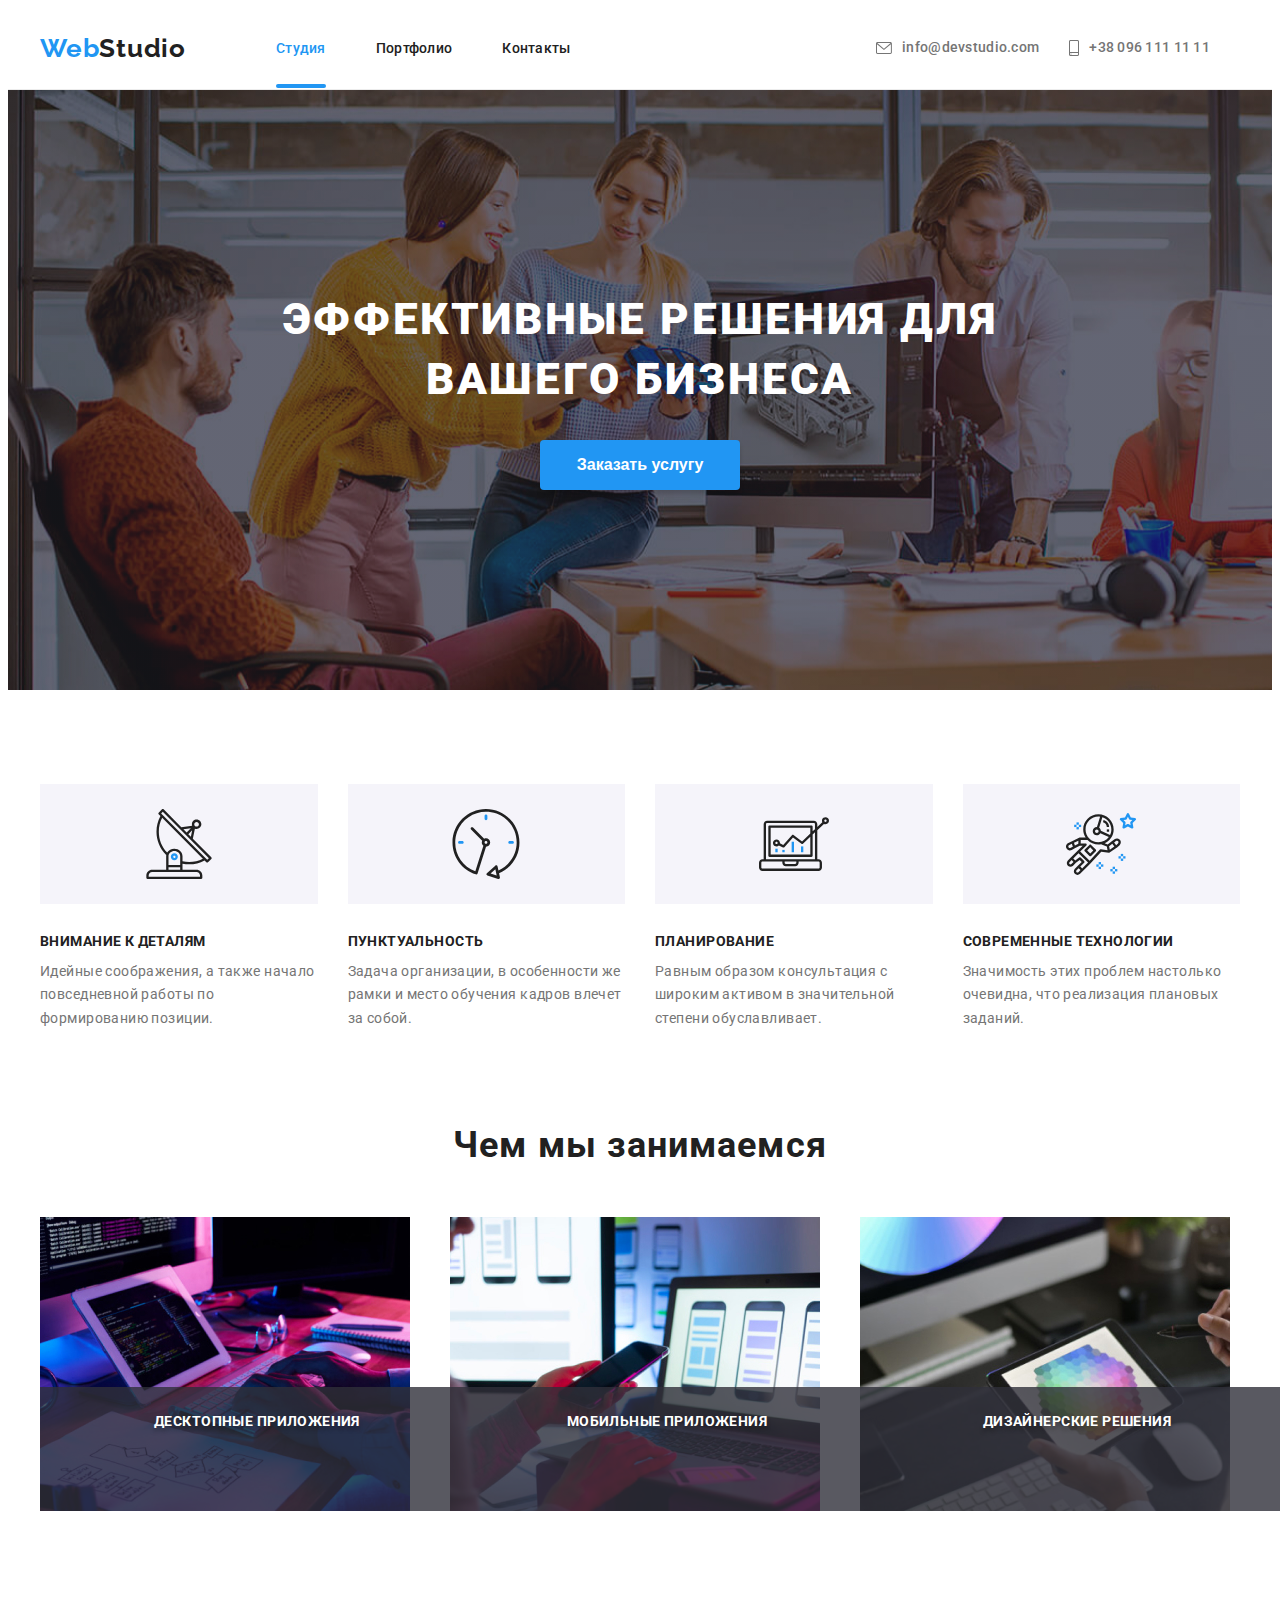
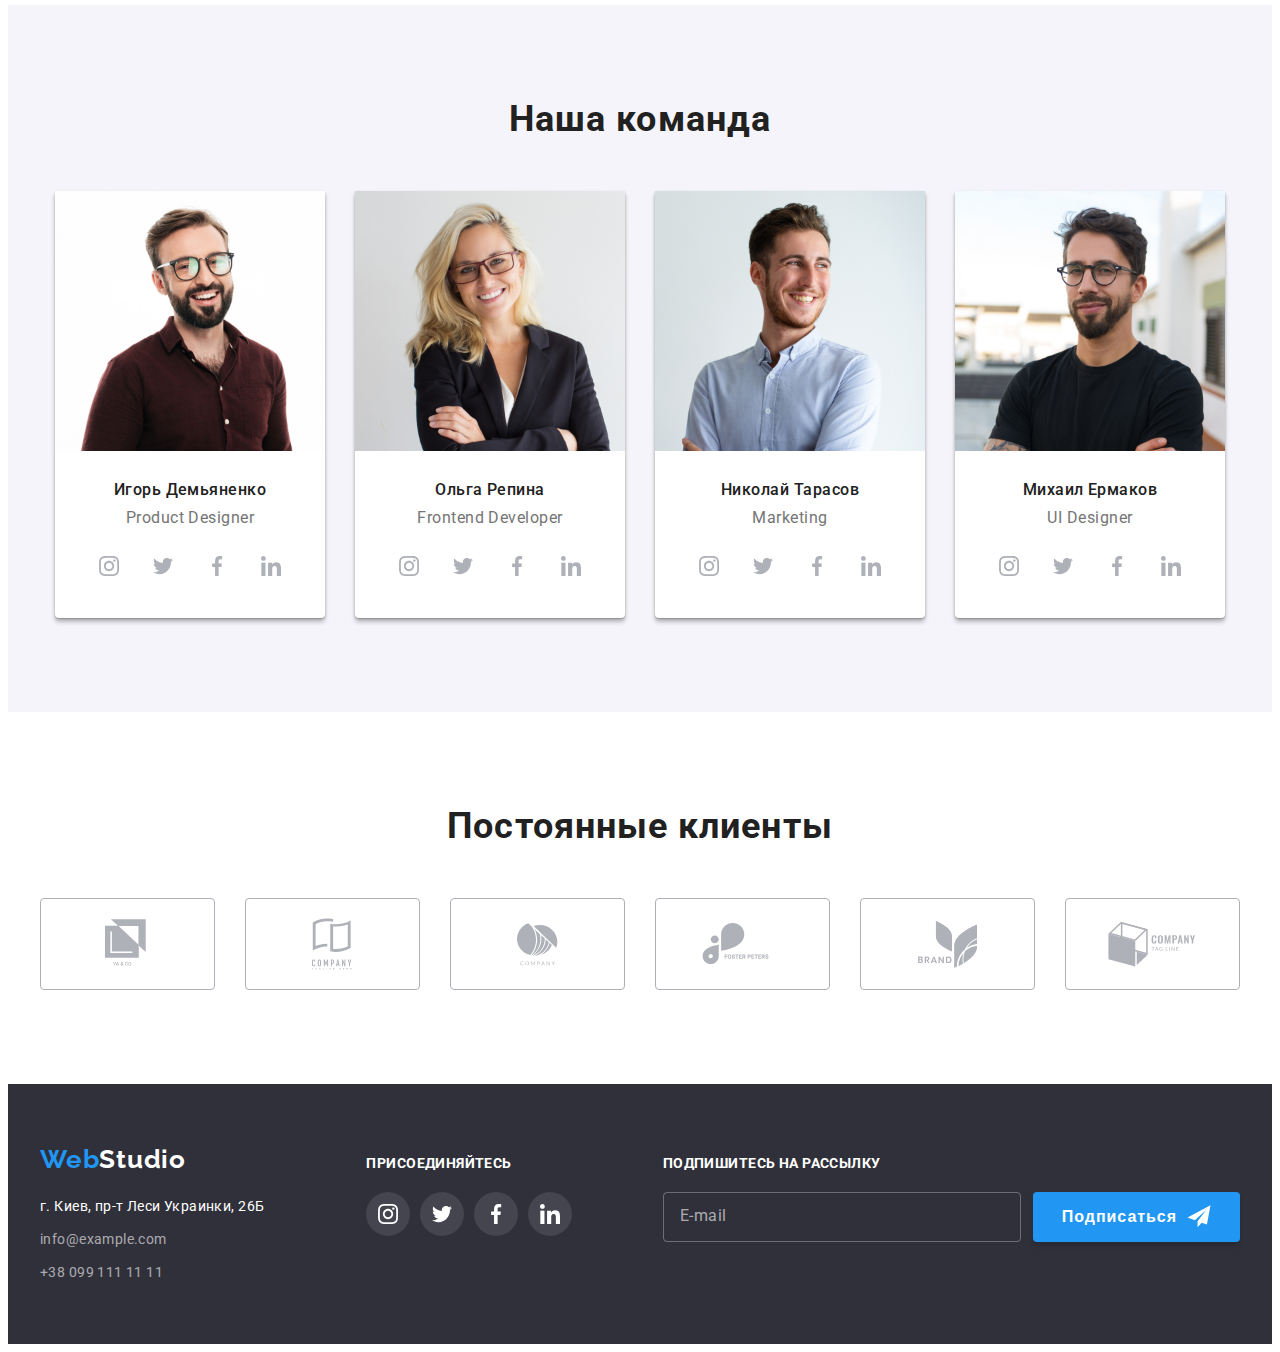
<file: index.html>
<!DOCTYPE html>
<html lang="ru">
  <head>
    <meta charset="UTF-8" />
    <meta http-equiv="X-UA-Compatible" content="IE=edge" />
    <meta name="viewport" content="width=device-width, initial-scale=1.0" />
    <title>Cтудия</title>
    <link rel="preconnect" href="https://fonts.gstatic.com" />
    <link rel="preconnect" href="https://fonts.gstatic.com" />
    <link rel="preconnect" href="https://fonts.gstatic.com" />
    <link
      href="https://fonts.googleapis.com/css2?family=Raleway:wght@700&family=Roboto:wght@400;500;700;900&display=swap"
      rel="stylesheet"
    />

    <link
      rel="stylesheet"
      href="https://cdnjs.cloudflare.com/ajax/libs/modern-normalize/1.0.0/modern-normalize.css"
      integrity="sha512-Zx6MlUMKSVJoQ+83OwhdILe8cSEsCzfqThJd7J/VA2UrK6Ctj85p+xzqfyuNXE5B1k25uUdmJ2OzItbBy9GHAQ=="
      crossorigin="anonymous"
    />
    <link rel="stylesheet" href="./css/styles.css" />
    <link rel="stylesheet" href="./css/main.min.css" />
  </head>
  <body>
    <header class="header">
      <!-- NAVIGATION MENU -->
      <div class="container">
        <nav class="nav">
          <a class="logo logo__theme-light link" href="./index.html" lang="en"
            ><span class="logo__accent-text">Web</span>Studio</a
          >
          <ul class="menu list">
            <li class="menu__item">
              <a class="menu__link link current" href="./index.html">Студия</a>
            </li>

            <li class="menu__item">
              <a class="menu__link link" href="./portfolio.html">Портфолио</a>
            </li>

            <li class="menu__item">
              <a class="menu__link link" href="">Контакты</a>
            </li>
          </ul>
        </nav>

        <ul class="contacts-list list">
          <li class="contacts-list__item">
            <a
              class="contacts-list__link link"
              href="mailto:info@devstudio.com"
            >
              <svg class="contacts-list__icon" width="16" height="12">
                <use href="./img/icons/sprite.svg#icon-envelope"></use>
              </svg>
              info@devstudio.com</a
            >
          </li>

          <li class="contacts-list__item">
            <a class="contacts-list__link link" href="tel:+380961111111">
              <svg class="contacts-list__icon" width="10" height="16">
                <use href="./img/icons/sprite.svg#icon-smartphone"></use>
              </svg>
              +38 096 111 11 11</a
            >
          </li>
        </ul>
      </div>
    </header>

    <main>
      <!-- HERO -->
      <section class="hero">
        <div class="container">
          <h1 class="hero__title">Эффективные решения для вашего бизнеса</h1>
          <button class="modal-button" type="button" data-modal-open>
            <span class="modal-button__text">Заказать услугу</span>
          </button>
        </div>
      </section>

      <!-- FEATURES -->
      <section class="features">
        <div class="container">
          <h2 class="visually-hidden">Особенности</h2>

          <ul class="features-list list">
            <li class="features-list__item">
              <div class="features-list__icon-wrapper">
                <svg class="features-list__icon" width="70" height="70">
                  <use href="./img/icons/sprite.svg#icon-antenna"></use>
                </svg>
              </div>
              <h3 class="features-list__item-title">Внимание к деталям</h3>
              <p class="features-list__item-description">
                Идейные соображения, а также начало повседневной работы по
                формированию позиции.
              </p>
            </li>

            <li class="features-list__item">
              <div class="features-list__icon-wrapper">
                <svg class="features-list__icon" width="70" height="70">
                  <use href="./img/icons/sprite.svg#icon-clock"></use>
                </svg>
              </div>
              <h3 class="features-list__item-title">Пунктуальность</h3>
              <p class="features-list__item-description">
                Задача организации, в особенности же рамки и место обучения
                кадров влечет за собой.
              </p>
            </li>

            <li class="features-list__item">
              <div class="features-list__icon-wrapper">
                <svg class="features-list__icon" width="70" height="70">
                  <use href="./img/icons/sprite.svg#icon-diagram"></use>
                </svg>
              </div>
              <h3 class="features-list__item-title">Планирование</h3>
              <p class="features-list__item-description">
                Равным образом консультация с широким активом в значительной
                степени обуславливает.
              </p>
            </li>

            <li class="features-list__item">
              <div class="features-list__icon-wrapper">
                <svg class="features-list__icon" width="70" height="70">
                  <use href="./img/icons/sprite.svg#icon-astronaut"></use>
                </svg>
              </div>
              <h3 class="features-list__item-title">Современные технологии</h3>
              <p class="features-list__item-description">
                Значимость этих проблем настолько очевидна, что реализация
                плановых заданий.
              </p>
            </li>
          </ul>
        </div>
      </section>

      <!-- WHAT ARE WE DOING -->
      <section class="we-doing">
        <div class="container">
          <h2 class="section__title">Чем мы занимаемся</h2>
          <ul class="we-doing-list list">
            <li class="we-doing-list__item">
              <img
                class="we-doing__img"
                src="./img/our-services/programer.jpg"
                alt="Программист работает за столом"
                width="370"
                height="294"
              />
              <p class="we-doing__overlay">Десктопные приложения</p>
            </li>

            <li class="we-doing-list__item">
              <img
                class="we-doing__img"
                src="./img/our-services/web-ui-designers.jpg"
                alt="Веб-дизайнер создает рабочий интерфейс"
                width="370"
                height="294"
              />
              <p class="we-doing__overlay">Мобильные приложения</p>
            </li>

            <li class="we-doing-list__item">
              <img
                class="we-doing__img"
                src="./img/our-services/creative-artist.jpg"
                alt="Художник выбирает цвет"
                width="370"
                height="294"
              />
              <p class="we-doing__overlay">Дизайнерские решения</p>
            </li>
          </ul>
        </div>
      </section>

      <!-- OUR TEAM -->
      <section class="team">
        <div class="container">
          <h2 class="section__title">Наша команда</h2>
          <ul class="team-list list">
            <li class="team-list__item">
              <img
                class="team-list__img"
                src="./img/team/igor.jpg"
                alt="Дизайнер продукта"
                width="270"
                height="260"
              />
              <div class="team-list__content-wrapper">
                <h3 class="team-list__item-title">Игорь Демьяненко</h3>
                <p class="team-list__item-position" lang="en">
                  Product Designer
                </p>

                <ul class="social-list list">
                  <li class="social-list__item">
                    <a class="social-list__link link" href="#">
                      <svg class="social-list__icon">
                        <use href="./img/icons/sprite.svg#icon-instagram"></use>
                      </svg>
                    </a>
                  </li>
                  <li class="social-list__item">
                    <a class="social-list__link link" href="#">
                      <svg class="social-list__icon">
                        <use href="./img/icons/sprite.svg#icon-twitter"></use>
                      </svg>
                    </a>
                  </li>
                  <li class="social-list__item">
                    <a class="social-list__link link" href="#">
                      <svg class="social-list__icon">
                        <use href="./img/icons/sprite.svg#icon-facebook"></use>
                      </svg>
                    </a>
                  </li>
                  <li class="social-list__item">
                    <a class="social-list__link link" href="#">
                      <svg class="social-list__icon">
                        <use href="./img/icons/sprite.svg#icon-linkedin"></use>
                      </svg>
                    </a>
                  </li>
                </ul>
              </div>
            </li>
            <li class="team-list__item">
              <img
                class="team-list__img"
                src="./img/team/olga.jpg"
                alt="Фронтенд разработчик"
                width="270"
                height="260"
              />
              <div class="team-list__content-wrapper">
                <h3 class="team-list__item-title">Ольга Репина</h3>
                <p class="team-list__item-position" lang="en">
                  Frontend Developer
                </p>

                <ul class="social-list list">
                  <li class="social-list__item">
                    <a class="social-list__link link" href="#">
                      <svg class="social-list__icon">
                        <use href="./img/icons/sprite.svg#icon-instagram"></use>
                      </svg>
                    </a>
                  </li>
                  <li class="social-list__item">
                    <a class="social-list__link link" href="#">
                      <svg class="social-list__icon">
                        <use href="./img/icons/sprite.svg#icon-twitter"></use>
                      </svg>
                    </a>
                  </li>
                  <li class="social-list__item">
                    <a class="social-list__link link" href="#">
                      <svg class="social-list__icon">
                        <use href="./img/icons/sprite.svg#icon-facebook"></use>
                      </svg>
                    </a>
                  </li>
                  <li class="social-list__item">
                    <a class="social-list__link link" href="#">
                      <svg class="social-list__icon">
                        <use href="./img/icons/sprite.svg#icon-linkedin"></use>
                      </svg>
                    </a>
                  </li>
                </ul>
              </div>
            </li>
            <li class="team-list__item">
              <img
                class="team-list__img"
                src="./img/team/nykolai.jpg"
                alt="Маркетолог"
                width="270"
                height="260"
              />
              <div class="team-list__content-wrapper">
                <h3 class="team-list__item-title">Николай Тарасов</h3>
                <p class="team-list__item-position" lang="">Marketing</p>

                <ul class="social-list list">
                  <li class="social-list__item">
                    <a class="social-list__link link" href="#">
                      <svg class="social-list__icon">
                        <use href="./img/icons/sprite.svg#icon-instagram"></use>
                      </svg>
                    </a>
                  </li>
                  <li class="social-list__item">
                    <a class="social-list__link link" href="#">
                      <svg class="social-list__icon">
                        <use href="./img/icons/sprite.svg#icon-twitter"></use>
                      </svg>
                    </a>
                  </li>
                  <li class="social-list__item">
                    <a class="social-list__link link" href="#">
                      <svg class="social-list__icon">
                        <use href="./img/icons/sprite.svg#icon-facebook"></use>
                      </svg>
                    </a>
                  </li>
                  <li class="social-list__item">
                    <a class="social-list__link link" href="#">
                      <svg class="social-list__icon">
                        <use href="./img/icons/sprite.svg#icon-linkedin"></use>
                      </svg>
                    </a>
                  </li>
                </ul>
              </div>
            </li>
            <li class="team-list__item">
              <img
                class="team-list__img"
                src="./img/team/michael.jpg"
                alt="Дизайнер пользовательского интерфейса"
                width="270"
                height="260"
              />
              <div class="team-list__content-wrapper">
                <h3 class="team-list__item-title">Михаил Ермаков</h3>
                <p class="team-list__item-position" lang="en">UI Designer</p>

                <ul class="social-list list">
                  <li class="social-list__item">
                    <a class="social-list__link link" href="#">
                      <svg class="social-list__icon">
                        <use href="./img/icons/sprite.svg#icon-instagram"></use>
                      </svg>
                    </a>
                  </li>
                  <li class="social-list__item">
                    <a class="social-list__link link" href="#">
                      <svg class="social-list__icon">
                        <use href="./img/icons/sprite.svg#icon-twitter"></use>
                      </svg>
                    </a>
                  </li>
                  <li class="social-list__item">
                    <a class="social-list__link link" href="#">
                      <svg class="social-list__icon">
                        <use href="./img/icons/sprite.svg#icon-facebook"></use>
                      </svg>
                    </a>
                  </li>
                  <li class="social-list__item">
                    <a class="social-list__link link" href="#">
                      <svg class="social-list__icon">
                        <use href="./img/icons/sprite.svg#icon-linkedin"></use>
                      </svg>
                    </a>
                  </li>
                </ul>
              </div>
            </li>
          </ul>
        </div>
      </section>

      <!-- CLIENTS -->
      <section class="clients">
        <div class="container">
          <h2 class="section__title">Постоянные клиенты</h2>
          <ul class="clients-list list">
            <li class="clients-list__item">
              <a class="clients-list__link link" href="">
                <svg class="clients-list__icon" width="45" height="50">
                  <use href="./img/icons/sprite.svg#icon-client1"></use>
                </svg>
              </a>
            </li>

            <li class="clients-list__item">
              <a class="clients-list__link link" href="">
                <svg class="clients-list__icon" width="40" height="52">
                  <use href="./img/icons/sprite.svg#icon-client2"></use>
                </svg>
              </a>
            </li>

            <li class="clients-list__item">
              <a class="clients-list__link link" href="">
                <svg class="clients-list__icon" width="41" height="43">
                  <use href="./img/icons/sprite.svg#icon-client3"></use>
                </svg>
              </a>
            </li>

            <li class="clients-list__item">
              <a class="clients-list__link link" href="">
                <svg class="clients-list__icon" width="80" height="42">
                  <use href="./img/icons/sprite.svg#icon-client4"></use>
                </svg>
              </a>
            </li>

            <li class="clients-list__item">
              <a class="clients-list__link link" href="">
                <svg class="clients-list__icon" width="59" height="47">
                  <use href="./img/icons/sprite.svg#icon-client5"></use>
                </svg>
              </a>
            </li>

            <li class="clients-list__item">
              <a class="clients-list__link link" href="">
                <svg class="clients-list__icon" width="88" height="45">
                  <use href="./img/icons/sprite.svg#icon-client6"></use>
                </svg>
              </a>
            </li>
          </ul>
        </div>
      </section>
    </main>

    <footer class="footer">
      <!-- CONTACT info -->
      <div class="container">
        <div class="footer-wrapper">
          <a class="logo logo__theme-dark link" href="./index.html" lang="en"
            ><span class="logo__accent-text">Web</span>Studio</a
          >
          <address class="address">
            <p class="address__info">г. Киев, пр-т Леси Украинки, 26Б</p>
            <ul class="footer-contacts__list list">
              <li class="footer-contacts__item">
                <a
                  class="footer-contacts__link link"
                  href="mailto:info@example.com"
                  lang="en"
                  >info@example.com</a
                >
              </li>
              <li class="footer-contacts__item">
                <a class="footer-contacts__link link" href="tel:+380991111111"
                  >+38 099 111 11 11</a
                >
              </li>
            </ul>
          </address>
        </div>

        <div class="footer-wrapper">
          <p class="footer-social__title">Присоединяйтесь</p>
          <ul class="footer-social__list list">
            <li class="footer-social__item">
              <a class="footer-social__link link" href="#">
                <svg class="footer-social__icon" width="20" height="20">
                  <use href="./img/icons/sprite.svg#icon-instagram"></use>
                </svg>
              </a>
            </li>

            <li class="footer-social__item">
              <a class="footer-social__link link" href="#">
                <svg class="footer-social__icon" width="20" height="20">
                  <use href="./img/icons/sprite.svg#icon-twitter"></use>
                </svg>
              </a>
            </li>

            <li class="footer-social__item">
              <a class="footer-social__link link" href="#">
                <svg class="footer-social__icon" width="20" height="20">
                  <use href="./img/icons/sprite.svg#icon-facebook"></use>
                </svg>
              </a>
            </li>

            <li class="footer-social__item">
              <a class="footer-social__link link" href="#">
                <svg class="footer-social__icon" width="20" height="20">
                  <use href="./img/icons/sprite.svg#icon-linkedin"></use>
                </svg>
              </a>
            </li>
          </ul>
        </div>

        <div class="footer-wrapper">
          <p class="footer-form__title">Подпишитесь на рассылку</p>
          <form name="footer-form" class="footer-form">
            <label>
              <input
                type="email"
                name="email"
                placeholder="E-mail"
                class="footer-form__email-input"
                autocomplete="off"
              />
            </label>
            <button type="submit" class="footer-form__button">
              <span class="footer-form__button-text">Подписаться</span>
              <svg class="footer-form__button-icon" width="24" height="23">
                <use href="./img/icons/sprite.svg#icon-send"></use>
              </svg>
            </button>
          </form>
        </div>
      </div>
    </footer>

    <!-- Модальное окно -->
    <div class="backdrop is-hidden" data-modal>
      <div class="modal">
        <button type="button" class="modal__close-button" data-modal-close>
          <svg class="modal__close-icon" width="" height="">
            <use href="./img/icons/sprite.svg#icon-close-black"></use>
          </svg>
        </button>

        <form action="#" class="modal-form">
          <b class="modal-form__title"
            >Оставьте свои данные, мы вам перезвоним</b
          >
          <label class="modal-form__field"
            >Имя
            <span class="modal-form__input-wrapper">
              <input
                type="text"
                name="user-name"
                class="modal-form__input"
                required
                minlength="3"
              />
              <svg class="modal-form__icon" width="18" height="18">
                <use href="./img/icons/sprite.svg#icon-person"></use>
              </svg>
            </span>
          </label>

          <label class="modal-form__field"
            >Телефон
            <span class="modal-form__input-wrapper">
              <input
                type="tel"
                name="user-phone"
                class="modal-form__input"
                required
              />
              <svg class="modal-form__icon" width="18" height="18">
                <use href="./img/icons/sprite.svg#icon-phone-black"></use>
              </svg>
            </span>
          </label>

          <label class="modal-form__field"
            >Почта
            <span class="modal-form__input-wrapper">
              <input
                type="email"
                name="user-email"
                class="modal-form__input"
                required
              />
              <svg class="modal-form__icon" width="18" height="18">
                <use href="./img/icons/sprite.svg#icon-email-black"></use>
              </svg>
            </span>
          </label>

          <label class="modal-form__field"
            >Комментарий
            <span class="modal-form__message-wrapper">
              <textarea
                name="user-message"
                class="modal-form__message"
                placeholder="Введите текст"
              ></textarea>
            </span>
          </label>

          <input
            type="checkbox"
            id="user-term"
            name="user-term"
            class="checkbox__term visually-hidden"
          />
          <label for="user-term" class="modal-check-desc"
            >Соглашаюсь с рассылкой и принимаю&nbsp;
            <a class="modal-check-desc__term-link" href="#"
              >Условия договора</a
            ></label
          >

          <button type="submit" class="modal-form__btn">Отправить</button>
        </form>
      </div>
    </div>

    <script src="./js/modal.js"></script>
  </body>
</html>
</file>
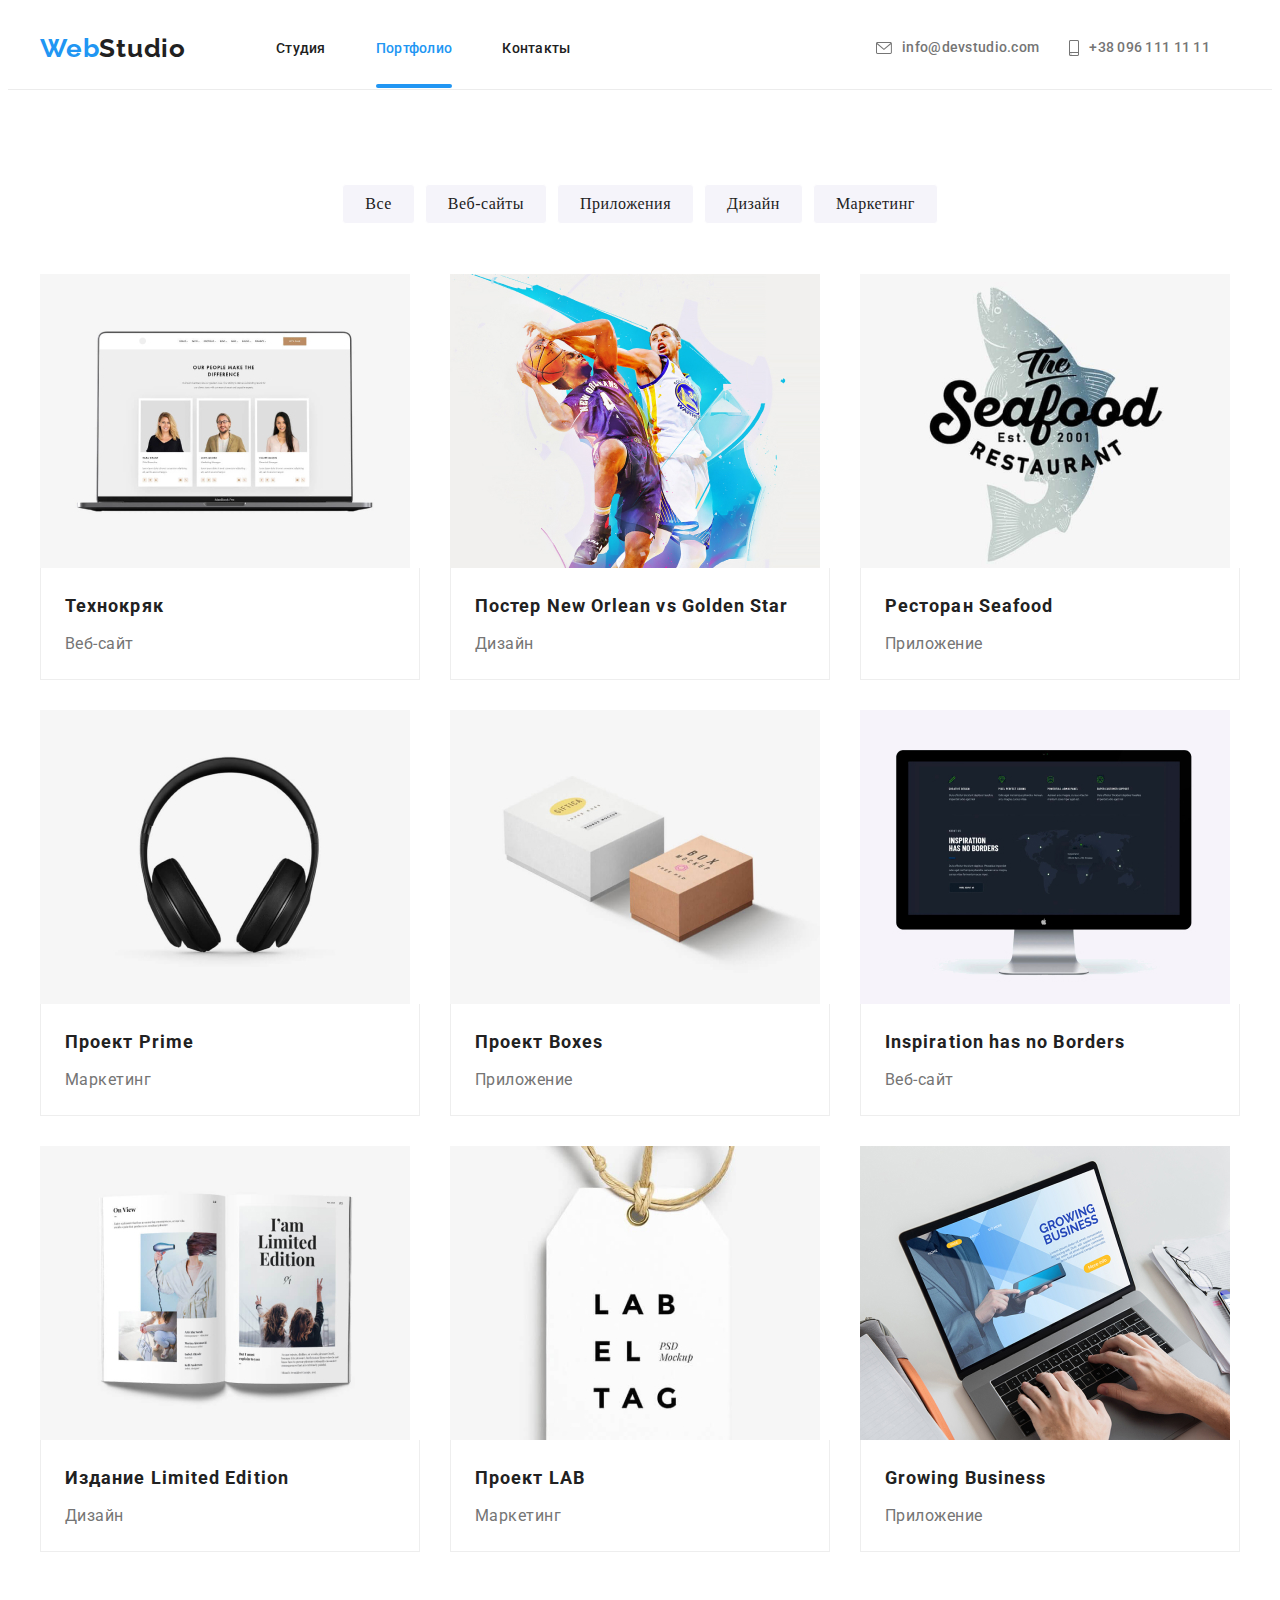
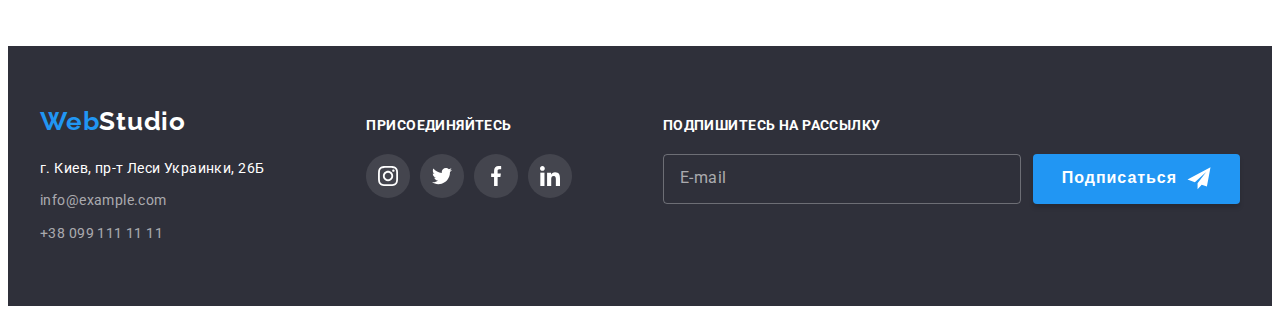
<file: portfolio.html>
<!DOCTYPE html>
<html lang="ru">
  <head>
    <meta charset="UTF-8" />
    <meta http-equiv="X-UA-Compatible" content="IE=edge" />
    <meta name="viewport" content="width=device-width, initial-scale=1.0" />
    <title>Портфолио</title>
    <link rel="preconnect" href="https://fonts.gstatic.com" />
    <link rel="preconnect" href="https://fonts.gstatic.com" />
    <link rel="preconnect" href="https://fonts.gstatic.com" />
    <link
      href="https://fonts.googleapis.com/css2?family=Raleway:wght@700&family=Roboto:wght@400;500;700;900&display=swap"
      rel="stylesheet"
    />

    <link
      rel="stylesheet"
      href="https://cdnjs.cloudflare.com/ajax/libs/modern-normalize/1.0.0/modern-normalize.css"
      integrity="sha512-Zx6MlUMKSVJoQ+83OwhdILe8cSEsCzfqThJd7J/VA2UrK6Ctj85p+xzqfyuNXE5B1k25uUdmJ2OzItbBy9GHAQ=="
      crossorigin="anonymous"
    />
    <link rel="stylesheet" href="./css/styles.css" />
    <link rel="stylesheet" href="./css/main.min.css" />
  </head>
  <body>
    <header class="header">
      <!-- NAVIGATION MENU -->
      <div class="container">
        <nav class="nav">
          <a class="logo logo__theme-light link" href="./index.html" lang="en"
            ><span class="logo__accent-text">Web</span>Studio</a
          >
          <ul class="menu list">
            <li class="menu__item">
              <a class="menu__link link" href="./index.html">Студия</a>
            </li>
            <li class="menu__item">
              <a class="menu__link link current" href="./portfolio.html"
                >Портфолио</a
              >
            </li>
            <li class="menu__item">
              <a class="menu__link link" href="">Контакты</a>
            </li>
          </ul>
        </nav>

        <ul class="contacts-list list">
          <li class="contacts-list__item">
            <a
              class="contacts-list__link link"
              href="mailto:info@devstudio.com"
            >
              <svg class="contacts-list__icon" width="16" height="12">
                <use href="./img/icons/sprite.svg#icon-envelope"></use>
              </svg>
              info@devstudio.com</a
            >
          </li>

          <li class="contacts-list__item">
            <a class="contacts-list__link link" href="tel:+380961111111">
              <svg class="contacts-list__icon" width="10" height="16">
                <use href="./img/icons/sprite.svg#icon-smartphone"></use>
              </svg>
              +38 096 111 11 11</a
            >
          </li>
        </ul>
      </div>
    </header>

    <main>
      <!-- PORTFOLIO -->
      <h1 class="visually-hidden">Портфолио</h1>
      <section class="portfolio">
        <div class="container">
          <h2 class="visually-hidden">Наше Портфолио</h2>
          <!-- PORTFOLIO BUTTONS -->
          <ul class="filter">
            <li class="filter__item list">
              <button class="filter__item-button" type="button">Все</button>
            </li>

            <li class="filter__item list">
              <button class="filter__item-button" type="button">
                Веб-сайты
              </button>
            </li>

            <li class="filter__item list">
              <button class="filter__item-button" type="button">
                Приложения
              </button>
            </li>

            <li class="filter__item list">
              <button class="filter__item-button" type="button">Дизайн</button>
            </li>

            <li class="filter__item list">
              <button class="filter__item-button" type="button">
                Маркетинг
              </button>
            </li>
          </ul>

          <!-- PORTFOLIO CARDS -->
          <ul class="card-set">
            <li class="card-set__item list">
              <a class="card-set__link link" href="">
                <article class="card">
                  <div class="card__thumb">
                    <img
                      src="./img/portfolio/card1.jpg"
                      alt="Пример 1"
                      width="370"
                      height="294"
                    />
                    <p class="card__overlay">
                      Технокряк это современная площадка распространения
                      коронавируса. Компании используют эту платформу для
                      цифрового шпионажа и атак на защищённые сервера
                      конкурентов.
                    </p>
                  </div>
                </article>
                <div class="card__content">
                  <h3 class="card__heading">Технокряк</h3>
                  <p class="card__text">Веб-сайт</p>
                </div>
              </a>
            </li>

            <li class="card-set__item list">
              <a class="card-set__link link" href="">
                <article class="card">
                  <div class="card__thumb">
                    <img
                      src="./img/portfolio/card2.jpg"
                      alt="Пример 2"
                      width="370"
                      height="294"
                    />
                    <p class="card__overlay">
                      Технокряк это современная площадка распространения
                      коронавируса. Компании используют эту платформу для
                      цифрового шпионажа и атак на защищённые сервера
                      конкурентов.
                    </p>
                  </div>
                </article>
                <div class="card__content">
                  <h3 class="card__heading">
                    Постер <span lang="en">New Orlean vs Golden Star</span>
                  </h3>
                  <p class="card__text">Дизайн</p>
                </div>
              </a>
            </li>

            <li class="card-set__item list">
              <a class="card-set__link link" href="">
                <article class="card">
                  <div class="card__thumb">
                    <img
                      src="./img/portfolio/card3.jpg"
                      alt="Пример 3"
                      width="370"
                      height="294"
                    />
                    <p class="card__overlay">
                      Технокряк это современная площадка распространения
                      коронавируса. Компании используют эту платформу для
                      цифрового шпионажа и атак на защищённые сервера
                      конкурентов.
                    </p>
                  </div>
                </article>
                <div class="card__content">
                  <h3 class="card__heading">
                    Ресторан <span lang="en">Seafood</span>
                  </h3>
                  <p class="card__text">Приложение</p>
                </div>
              </a>
            </li>

            <li class="card-set__item list">
              <a class="card-set__link link" href="">
                <article class="card">
                  <div class="card__thumb">
                    <img
                      src="./img/portfolio/card4.jpg"
                      alt="Пример 4"
                      width="370"
                      height="294"
                    />
                    <p class="card__overlay">
                      Технокряк это современная площадка распространения
                      коронавируса. Компании используют эту платформу для
                      цифрового шпионажа и атак на защищённые сервера
                      конкурентов.
                    </p>
                  </div>
                </article>
                <div class="card__content">
                  <h3 class="card__heading">
                    Проект <span lang="en">Prime</span>
                  </h3>
                  <p class="card__text">Маркетинг</p>
                </div>
              </a>
            </li>

            <li class="card-set__item list">
              <a class="card-set__link link" href="">
                <article class="card">
                  <div class="card__thumb">
                    <img
                      src="./img/portfolio/card5.jpg"
                      alt="Пример 5"
                      width="370"
                      height="294"
                    />
                    <p class="card__overlay">
                      Технокряк это современная площадка распространения
                      коронавируса. Компании используют эту платформу для
                      цифрового шпионажа и атак на защищённые сервера
                      конкурентов.
                    </p>
                  </div>
                </article>
                <div class="card__content">
                  <h3 class="card__heading">
                    Проект <span lang="en">Boxes</span>
                  </h3>
                  <p class="card__text">Приложение</p>
                </div>
              </a>
            </li>

            <li class="card-set__item list">
              <a class="card-set__link link" href="">
                <article class="card">
                  <div class="card__thumb">
                    <img
                      src="./img/portfolio/card6.jpg"
                      alt="Пример 6"
                      width="370"
                      height="294"
                    />
                    <p class="card__overlay">
                      Технокряк это современная площадка распространения
                      коронавируса. Компании используют эту платформу для
                      цифрового шпионажа и атак на защищённые сервера
                      конкурентов.
                    </p>
                  </div>
                </article>
                <div class="card__content">
                  <h3 class="card__heading">
                    <span lang="en">Inspiration has no Borders</span>
                  </h3>
                  <p class="card__text">Веб-сайт</p>
                </div>
              </a>
            </li>

            <li class="card-set__item list">
              <a class="card-set__link link" href="">
                <article class="card">
                  <div class="card__thumb">
                    <img
                      src="./img/portfolio/card7.jpg"
                      alt="Пример 7"
                      width="370"
                      height="294"
                    />
                    <p class="card__overlay">
                      Технокряк это современная площадка распространения
                      коронавируса. Компании используют эту платформу для
                      цифрового шпионажа и атак на защищённые сервера
                      конкурентов.
                    </p>
                  </div>
                </article>
                <div class="card__content">
                  <h3 class="card__heading">
                    Издание <span lang="en">Limited Edition</span>
                  </h3>
                  <p class="card__text">Дизайн</p>
                </div>
              </a>
            </li>

            <li class="card-set__item list">
              <a class="card-set__link link" href="">
                <article class="card">
                  <div class="card__thumb">
                    <img
                      src="./img/portfolio/card8.jpg"
                      alt="Пример 8"
                      width="370"
                      height="294"
                    />
                    <p class="card__overlay">
                      Технокряк это современная площадка распространения
                      коронавируса. Компании используют эту платформу для
                      цифрового шпионажа и атак на защищённые сервера
                      конкурентов.
                    </p>
                  </div>
                </article>
                <div class="card__content">
                  <h3 class="card__heading">
                    Проект <span lang="en">LAB</span>
                  </h3>
                  <p class="card__text">Маркетинг</p>
                </div>
              </a>
            </li>

            <li class="card-set__item list">
              <a class="card-set__link link" href="">
                <article class="card">
                  <div class="card__thumb">
                    <img
                      src="./img/portfolio/card9.jpg"
                      alt="Пример 9"
                      width="370"
                      height="294"
                    />
                    <p class="card__overlay">
                      Технокряк это современная площадка распространения
                      коронавируса. Компании используют эту платформу для
                      цифрового шпионажа и атак на защищённые сервера
                      конкурентов.
                    </p>
                  </div>
                </article>
                <div class="card__content">
                  <h3 class="card__heading">
                    <span lang="en">Growing Business</span>
                  </h3>
                  <p class="card__text">Приложение</p>
                </div>
              </a>
            </li>
          </ul>
        </div>
      </section>
    </main>

    <footer class="footer">
      <!-- CONTACT info -->
      <div class="container">
        <div class="footer-wrapper">
          <a class="logo logo__theme-dark link" href="./index.html" lang="en"
            ><span class="logo__accent-text">Web</span>Studio</a
          >
          <address class="address">
            <p class="address__info">г. Киев, пр-т Леси Украинки, 26Б</p>
            <ul class="footer-contacts-list list">
              <li class="footer-contacts__item">
                <a
                  class="footer-contacts__link link"
                  href="mailto:info@example.com"
                  lang="en"
                  >info@example.com</a
                >
              </li>
              <li class="footer-contacts__item">
                <a class="footer-contacts__link link" href="tel:+380991111111"
                  >+38 099 111 11 11</a
                >
              </li>
            </ul>
          </address>
        </div>

        <div class="footer-wrapper">
          <p class="footer-social__title">Присоединяйтесь</p>
          <ul class="footer-social__list list">
            <li class="footer-social__item">
              <a class="footer-social__link link" href="#">
                <svg class="footer-social__icon" width="20" height="20">
                  <use href="./img/icons/sprite.svg#icon-instagram"></use>
                </svg>
              </a>
            </li>

            <li class="footer-social__item">
              <a class="footer-social__link link" href="#">
                <svg class="footer-social__icon" width="20" height="20">
                  <use href="./img/icons/sprite.svg#icon-twitter"></use>
                </svg>
              </a>
            </li>

            <li class="footer-social__item">
              <a class="footer-social__link link" href="#">
                <svg class="footer-social__icon" width="20" height="20">
                  <use href="./img/icons/sprite.svg#icon-facebook"></use>
                </svg>
              </a>
            </li>

            <li class="footer-social__item">
              <a class="footer-social__link link" href="#">
                <svg class="footer-social__icon" width="20" height="20">
                  <use href="./img/icons/sprite.svg#icon-linkedin"></use>
                </svg>
              </a>
            </li>
          </ul>
        </div>

        <div class="footer-wrapper">
          <p class="footer-form__title">Подпишитесь на рассылку</p>
          <form name="footer-form" class="footer-form">
            <label>
              <input
                type="email"
                name="email"
                placeholder="E-mail"
                class="footer-form__email-input"
                autocomplete="off"
              />
            </label>
            <button type="submit" class="footer-form__button">
              <span class="footer-form__button-text">Подписаться</span>
              <svg class="footer-form__button-icon" width="24" height="23">
                <use href="./img/icons/sprite.svg#icon-send"></use>
              </svg>
            </button>
          </form>
        </div>
      </div>
    </footer>
  </body>
</html>
</file>
<file: css/styles.css>
/* :root {
  --main-font: "Roboto", sans-serif;
  --second-font: "Raleway", sans-serif;
  --main-title-color: #212121;
  --accent-color: #2196f3;
  --content-color: #757575;
  --add-white-color: #ffffff;
} */

/* h1,
h2,
h3,
h4,
h5,
h6,
p {
  margin: 0;
}

ul {
  margin: 0;
  padding: 0;
}

img {
  display: block;
  max-width: 100%;
}

.link {
  text-decoration: none;
}

.list {
  list-style: none;
}

.address {
  font-style: normal;
} */

/* .container {
  width: 1200px;
  margin: 0 auto;
  padding-left: 15px;
  padding-right: 15px;
} */

/* .visually-hidden {
  position: absolute;
  width: 1px;
  height: 1px;
  margin: -1px;
  border: 0;
  padding: 0;

  white-space: nowrap;
  clip-path: inset(100%);
  clip: rect(0 0 0 0);
  overflow: hidden;
} */

/* =============== HEADER ===============  */

/* .header {
  padding-top: 25px;
  padding-bottom: 25px;
  border-bottom: 1px solid #ececec;
}

.header .container {
  display: flex;
  align-items: center;
}

.nav {
  display: flex;
  align-items: center;
}

.logo {
  font-family: var(--second-font);
  font-weight: bold;
  font-size: 26px;
  line-height: 1.19;
  letter-spacing: 0.03em;
  margin-right: 90px;
}

.logo_theme-light {
  color: var(--main-title-color);
}

.logo__accent-text {
  color: var(--accent-color);
}

.menu .link.current {
  color: var(--accent-color);
}

.menu {
  display: flex;
  align-items: center;
}

.menu__item:not(:last-child) {
  margin-right: 50px;
}

.menu__link {
  position: relative;

  font-family: var(--main-font);
  font-weight: 500;
  font-size: 14px;
  line-height: 1.14;
  letter-spacing: 0.02em;
  padding-top: 32px;
  padding-bottom: 32px;

  color: var(--main-title-color);
  transition: 250ms cubic-bezier(0.4, 0, 0.2, 1);
}

.menu__link::after {
  content: "";

  position: absolute;
  left: 0;
  bottom: 0;
  display: block;
  width: 100%;
  height: 4px;
  background-color: var(--accent-color);
  border-radius: 2px;

  transition: opacity 250ms cubic-bezier(0.4, 0, 0.2, 1);
  opacity: 0;
}

.current::after {
  opacity: 1;
}

.menu__link:hover,
.menu__link:focus {
  color: var(--accent-color);
}

.contacts-list {
  display: flex;
  align-items: center;
  margin-left: auto;
}

.contacts-list__item {
  margin-right: 30px;
}

.contacts-list__icon {
  fill: currentColor;
  margin-right: 10px;
}

.contacts-list__link {
  display: flex;
  align-items: center;
  font-family: var(--main-font);
  font-weight: 500;
  font-size: 14px;
  line-height: 1.14;
  letter-spacing: 0.02em;
  color: var(--content-color);

  transition: 250ms cubic-bezier(0.4, 0, 0.2, 1);
}

.contacts-list__link:hover,
.contacts-list__link:focus {
  color: var(--accent-color);
} */

/* ============== END HEADER ============== */

/* ============== HERO ================= */

/* .hero {
  max-width: 1600px;
  margin: 0 auto;
  padding-top: 200px;
  padding-bottom: 200px;
  background-color: rgba(196, 196, 196, 1);
  background-image: linear-gradient(
      rgba(47, 48, 58, 0.4),
      rgba(47, 48, 58, 0.4)
    ),
    url(../img/hero/hero-bg.jpg);
  background-repeat: no-repeat;
  background-size: cover;
}

.hero .container {
  display: flex;
  align-items: center;
  flex-direction: column;
}

.hero__title {
  font-family: var(--main-font);
  font-weight: 900;
  font-size: 44px;
  line-height: 1.36;

  text-align: center;
  letter-spacing: 0.06em;
  text-transform: uppercase;

  padding-left: 240px;
  padding-right: 240px;
  margin-bottom: 30px;

  color: var(--add-white-color);
} */

/* .modal-button {
  min-width: 200px;
  padding: 10px 32px;
  background: var(--accent-color);
  box-shadow: 0px 4px 4px rgba(0, 0, 0, 0.15);
  border: 0;
  border-radius: 4px;
  cursor: pointer;

  transition: 250ms cubic-bezier(0.4, 0, 0.2, 1);
}

.modal-button:hover,
.modal-button:focus {
  background: #188ce8;
}

.modal-button__text {
  font-family: inherit;
  font-weight: bold;
  font-size: 16px;
  line-height: 1.88;

  color: var(--add-white-color);
} */

/* =============== END HERO ================ */

/* =============== FEATURES ================ */

/* .features {
  padding-top: 94px;
  padding-bottom: 47px;
}

.features-list {
  display: flex;
  justify-content: center;
  margin-left: -30px;
  margin-top: -30px;
}

.features-list__item {
  flex-basis: calc(100% / 4 - 30px);
  margin-left: 30px;
  margin-top: 30px;
}

.features-list__icon-wrapper {
  display: flex;
  align-items: center;
  justify-content: center;
  height: 120px;
  background-color: #f5f4fa;
  margin-bottom: 30px;
}

.features-list__item-title {
  font-family: var(--main-font);
  font-weight: bold;
  font-size: 14px;
  line-height: 1.14;
  letter-spacing: 0.03em;
  text-transform: uppercase;
  margin-bottom: 10px;

  color: var(--main-title-color);
}

.features-list__item-description {
  font-family: var(--main-font);
  font-weight: normal;
  font-size: 14px;
  line-height: 1.7;

  letter-spacing: 0.03em;

  color: var(--content-color);
} */

/* ============= END FEATURES ============== */

/* ========== WHAT WE ARE DOING ============ */

/* .we-doing {
  padding-top: 47px;
  padding-bottom: 94px;
}

.we-doing__title {
  font-family: var(--main-font);
  font-weight: bold;
  font-size: 36px;
  line-height: 1.16;
  text-align: center;
  letter-spacing: 0.03em;

  margin-bottom: 50px;

  color: var(--main-title-color);
}

.we-doing-list {
  display: flex;
  align-items: center;
  margin-left: -30px;
  margin-top: -30px;
}

.we-doing-list__item {
  position: relative;
  flex-basis: calc(100% / 3 - 30px);
  margin-left: 30px;
  margin-top: 30px;
}

.we-doing__img {
  width: 370px;
  height: 294px;
}

.we-doing__overlay {
  position: absolute;
  bottom: 0;
  left: 0;

  font-family: var(--main-font);
  font-weight: bold;
  font-size: 14px;
  line-height: 1.14;
  text-align: center;
  letter-spacing: 0.03em;
  text-transform: uppercase;
  padding: 27px;
  width: 100%;
  height: 70px;

  color: var(--add-white-color);

  background-color: rgba(47, 48, 58, 0.8);
  text-shadow: 0px 4px 4px rgba(0, 0, 0, 0.25);
} */

/* ========= END WHAT WE ARE DOING ========= */

/* =============== TEAM ================= */

/* .team {
  background-color: #f5f4fa;
  padding-top: 94px;
  padding-bottom: 94px;
}

.team .container {
  display: flex;
  align-items: center;
  flex-direction: column;
}

.team__title {
  font-family: var(--main-font);
  font-weight: bold;
  font-size: 36px;
  line-height: 1.16;
  text-align: center;
  letter-spacing: 0.03em;
  margin-bottom: 50px;

  color: var(--main-title-color);
}

.team-list {
  display: flex;
  margin-left: -30px;
  margin-top: -30px;
}

.team-list__item {
  width: 270px;
  background: var(--add-white-color);

  box-shadow: 0px 1px 3px rgba(0, 0, 0, 0.12), 0px 1px 1px rgba(0, 0, 0, 0.14),
    0px 4px 4px rgba(0, 0, 0, 0.25);
  border-radius: 0px 0px 4px 4px;

  flex-basis: calc(100% / 4 - 30px);
  margin-left: 30px;
  margin-top: 30px;
}

.team-list__img {
  width: 270px;
  height: 260px;
  border-radius: 0px;
}

.team-list__item-title {
  font-family: var(--main-font);
  font-weight: 500;
  font-size: 16px;
  line-height: 1.18;

  text-align: center;
  letter-spacing: 0.03em;

  margin-bottom: 10px;

  color: var(--main-title-color);
}

.team-list__item-position {
  font-family: var(--main-font);
  font-weight: normal;
  font-size: 16px;
  line-height: 1.18;

  text-align: center;
  letter-spacing: 0.03em;

  margin-bottom: 16px;

  color: var(--content-color);
}

.team-list__content-wrapper {
  padding: 30px 32px;
}

.social-list {
  display: flex;
  align-items: center;
  justify-content: space-between;
}

.social-list__link {
  display: flex;
  justify-content: center;
  align-items: center;
  width: 44px;
  height: 44px;
  border-radius: 50%;
  background-color: var(--add-white-color);

  transition: 250ms cubic-bezier(0.4, 0, 0.2, 1);
}

.social-list__link:hover,
.social-list__link:focus {
  background-color: var(--accent-color);
}

.social-list__link:hover .social-list__icon,
.social-list__link:focus .social-list__icon {
  fill: var(--add-white-color);
}

.social-list__icon {
  width: 20px;
  height: 20px;
  color: rgba(175, 177, 184, 1);
  fill: currentColor;
} */

/* =============== END TEAM =============== */

/* ============== CLIENTS ================= */

/* .clients {
  padding-top: 94px;
  padding-bottom: 94px;
}

.clients__title {
  font-family: var(--main-font);
  font-weight: bold;
  font-size: 36px;
  line-height: 1.16;
  text-align: center;
  letter-spacing: 0.03em;

  margin-bottom: 50px;

  color: var(--main-title-color);
}

.clients-list {
  display: flex;
  align-items: center;
  flex-wrap: wrap;
  margin-top: -30px;
  margin-left: -30px;
}

.clients-list > .clients-list__item {
  flex-basis: calc(100% / 6 - 30px);
  margin-left: 30px;
  margin-top: 30px;
}

.clients-list__item {
  display: flex;
  align-items: center;
  justify-content: center;
}

.clients-list__link {
  display: inline-flex;
  justify-content: center;
  align-items: center;
  width: 100%;
  height: 90px;
  border: 1px solid rgba(175, 177, 184, 1);
  border-radius: 4px 4px 4px 4px;
  background-color: var(--add-white-color);

  transition: 250ms cubic-bezier(0.4, 0, 0.2, 1);
}

.clients-list__link:hover,
.clients-list__link:focus {
  outline: none;
  border-color: var(--accent-color);
}

.clients-list__icon {
  color: rgba(175, 177, 184, 1);
  fill: currentColor;

  transition: 250ms cubic-bezier(0.4, 0, 0.2, 1);
}

.clients-list__icon:hover,
.clients-list__icon:focus {
  color: var(--accent-color);
  fill: currentColor;
}

.clients-list__link:hover .clients-list__icon,
.clients-list__link:focus .clients-list__icon {
  fill: var(--accent-color);
} */

/* ============= END CLIENTS =============== */

/* ============== PORTFOLIO =============== */

/* .portfolio {
  padding-top: 94px;
  padding-bottom: 94px;
} */

/* =========== PORFOLIO BUTTONS =========== */

/* .filter {
  display: flex;
  justify-content: center;
  align-items: center;

  margin-bottom: 50px;
}

.filter__item:not(:last-child) {
  margin-right: 10px;
}

.filter__item-button {
  background: #f5f4fa;
  border-radius: 4px;
  cursor: pointer;

  font-family: inherit;
  font-weight: 500;
  font-size: 16px;
  line-height: 1.62;

  text-align: center;
  letter-spacing: 0.03em;

  color: #212121;

  border: 1px solid var(--add-white-color);

  padding: 6px 22px;

  transition: 250ms cubic-bezier(0.4, 0, 0.2, 1);
}

.filter__item-button:hover,
.filter__item-button:focus {
  background-color: var(--accent-color);
  color: var(--add-white-color);

  box-shadow: 0px 3px 1px rgba(0, 0, 0, 0.1), 0px 1px 2px rgba(0, 0, 0, 0.08),
    0px 2px 2px rgba(0, 0, 0, 0.12);
  border-radius: 4px;
  border: 1px solid transparent;
} */

/* ============ PORTFOLIO CARDS ============ */
/* .card-set {
  display: flex;
  flex-wrap: wrap;

  margin-left: -30px;
  margin-top: -30px;
} */

/* .card-set > .card-set__item {
  flex-basis: calc(100% / 3 - 30px);

  margin-left: 30px;
  margin-top: 30px;
} */

/* .card-set__link {
  display: block;
} */

/* .card-set__link:hover {
  box-shadow: 0px 1px 1px rgba(0, 0, 0, 0.12), 0px 4px 4px rgba(0, 0, 0, 0.06),
    1px 4px 6px rgba(0, 0, 0, 0.16);
} */

/* .card-set__link:hover .card__overlay,
.card-set__link:focus .card__overlay {
  transform: translateY(0%);
  transition: transform 250ms cubic-bezier(0.4, 0, 0.2, 1);
  text-shadow: 0px 4px 4px rgba(0, 0, 0, 0.25);
} */

/* .card__content {
  background: var(--add-white-color);
  border: 1px solid #eeeeee;
  box-sizing: border-box;
  border-top: none;
  padding: 20px 24px;
} */

/* .card__heading {
  font-family: var(--main-font);
  font-weight: bold;
  font-size: 18px;
  line-height: 2;

  letter-spacing: 0.06em;

  color: var(--main-title-color);
} */

/* .card__text {
  font-family: var(--main-font);
  font-weight: normal;
  font-size: 16px;
  line-height: 1.87;

  letter-spacing: 0.03em;

  color: var(--content-color);

  margin-top: 5px;
} */

/* .card__thumb {
  position: relative;
  overflow: hidden;
} */

/* .card__overlay {
  position: absolute;
  top: 0;
  left: 0;
  color: var(--add-white-color);
  background: rgba(33, 150, 243, 0.9);
  padding: 63px 24px;
  height: 100%;
  overflow: hidden;
  transform: translateY(100%);

  font-family: var(--main-font);
  font-weight: normal;
  font-size: 18px;
  line-height: 1.5;
  letter-spacing: 0.03em;
} */

/* =========== END PORTFOLIO ============ */

/* ============== FOOTER ================ */

/* FOOTER EMAIL FORM */

/* ============= END FOOTER =============== */

/* МОДАЛЬНОЕ ОКНО */
/* .backdrop {
  position: fixed;
  top: 0;
  left: 0;
  width: 100vw;
  height: 100vh;
  background-color: rgba(0, 0, 0, 0.2);

  transition: 250ms cubic-bezier(0.4, 0, 0.2, 1);
}

.modal {
  position: absolute;
  top: 50%;
  left: 50%;
  transform: translate(-50%, -50%);
  width: 528px;
  height: 581px;
  background-color: var(--add-white-color);
}

.modal__close-button {
  position: absolute;
  top: 8px;
  right: 8px;
  width: 30px;
  height: 30px;
  background: transparent;
  border: 1px solid rgba(0, 0, 0, 0.1);
  border-radius: 50%;
  cursor: pointer;
}

.is-hidden {
  opacity: 0;
  visibility: hidden;
  pointer-events: none;
}

.modal__close-icon {
  transition: 250ms cubic-bezier(0.4, 0, 0.2, 1);
}

.modal__close-icon:hover,
.modal__close-icon:focus {
  fill: var(--accent-color);
} */

/* ФОРМА МОДАЛЬНОГО ОКНА */

/* .modal-form {
  display: flex;
  flex-direction: column;
  padding: 40px 40px;
}

.modal-form__title {
  font-family: var(--main-font);
  font-weight: bold;
  font-size: 20px;
  line-height: 1.15;
  text-align: center;
  letter-spacing: 0.03em;

  color: var(--main-title-color);

  margin-bottom: 12px;
}

.modal-form__field {
  margin-bottom: 10px;

  font-family: var(--main-font);
  font-weight: normal;
  font-size: 12px;
  line-height: 1.16;
  letter-spacing: 0.01em;

  color: var(--content-color);
}

.modal-form__input-wrapper {
  position: relative;
  display: block;
  margin-top: 4px;
}

.modal-form__input {
  width: 100%;
  height: 40px;
  border: 1px solid rgba(33, 33, 33, 0.2);
  box-sizing: border-box;
  border-radius: 4px;
  padding-left: 42px;

  transition: 250ms cubic-bezier(0.4, 0, 0.2, 1);
}

.modal-form__input:focus {
  outline: none;
  border-color: var(--accent-color);
}

.modal-form__input:focus + .modal-form__icon {
  fill: var(--accent-color);
}

.modal-form__icon {
  position: absolute;
  top: 50%;
  left: 12px;
  transform: translateY(-50%);

  transition: 250ms cubic-bezier(0.4, 0, 0.2, 1);
}

.modal-form__message {
  width: 100%;
  height: 120px;
  border: 1px solid rgba(33, 33, 33, 0.2);
  box-sizing: border-box;
  border-radius: 4px;
  padding-left: 42px;

  padding: 12px 16px;

  resize: none;

  transition: 250ms cubic-bezier(0.4, 0, 0.2, 1);
}

.modal-form__message-wrapper {
  display: block;
  margin-top: 4px;
}

.modal-form__message::placeholder {
  font-family: var(--main-font);
  font-weight: normal;
  font-size: 14px;
  line-height: 1.14;
  letter-spacing: 0.01em;

  color: rgba(117, 117, 117, 0.5);
}

.modal-form__message:focus {
  outline: none;
  border-color: var(--accent-color);
}

.modal-form__check-desc {
  display: flex;
  align-items: center;
  font-family: var(--accent-color);
  font-weight: normal;
  font-size: 14px;
  line-height: 1.71;
  letter-spacing: 0.03em;

  color: var(--content-color);

  margin: 0 auto;
  padding-top: 10px;
}

.modal-form__user-term-link {
  color: var(--accent-color);
}

.modal-form__check-desc::before {
  display: block;
  content: "";
  width: 16px;
  height: 16px;
  border: 2px solid var(--main-title-color);
  border-radius: 2px;
  cursor: pointer;
  background-image: url("../img/icons/check.svg");
  background-repeat: no-repeat;
  background-position: center;

  margin-right: 7px;
}

.modal-form__term:checked + .modal-form__check-desc::before {
  background-color: #2196f3;
  border: none;
}

.modal-form__term:focus-visible + .modal-form__check-desc::before {
  border: none;
  box-shadow: 0 0 0 2px var(--accent-color);
}

.modal-form__btn {
  min-width: 200px;
  padding: 10px 32px;
  background: var(--accent-color);
  box-shadow: 0px 4px 4px rgba(0, 0, 0, 0.15);
  border: 0;
  border-radius: 4px;
  cursor: pointer;

  transition: 250ms cubic-bezier(0.4, 0, 0.2, 1);

  align-self: center;

  font-family: var(--main-font);
  font-weight: bold;
  font-size: 16px;
  line-height: 1.88;
  letter-spacing: 0.06em;

  color: var(--add-white-color);

  margin-top: 30px;
}

.modal-form__btn:hover,
.modal-form__btn:focus {
  background: #188ce8;
} */
</file>
<file: css/main.min.css>
:root{--main-font: "Roboto", sans-serif;--second-font: "Raleway", sans-serif;--main-title-color: #212121;--accent-color: #2196f3;--content-color: #757575;--add-white-color: #ffffff}.visually-hidden{position:absolute;width:1px;height:1px;margin:-1px;border:0;padding:0;white-space:nowrap;clip-path:inset(100%);clip:rect(0 0 0 0);overflow:hidden}h1,h2,h3,h4,h5,h6,p{margin:0}ul{margin:0;padding:0}img{display:block;max-width:100%}.link{text-decoration:none}.list{list-style:none}.address{font-style:normal}.container{width:1200px;margin:0 auto;padding-left:15px;padding-right:15px}.header .container{display:flex;align-items:center}.hero .container{display:flex;align-items:center;flex-direction:column}.team .container{display:flex;align-items:center;flex-direction:column}.footer .container{display:flex;align-items:baseline;justify-content:space-between}.logo{font-family:var(--second-font);font-weight:bold;font-size:26px;line-height:1.19;letter-spacing:0.03em;margin-right:90px}.logo__theme-light{color:var(--main-title-color)}.logo__theme-dark{color:var(--add-white-color)}.logo__accent-text{color:var(--accent-color)}.header{padding-top:25px;padding-bottom:25px;border-bottom:1px solid #ececec}.nav{display:flex;align-items:center}.menu .link.current{color:var(--accent-color)}.menu{display:flex;align-items:center}.menu__item:not(:last-child){margin-right:50px}.menu__link{position:relative;font-family:var(--main-font);font-weight:500;font-size:14px;line-height:1.14;letter-spacing:0.02em;padding-top:32px;padding-bottom:32px;color:var(--main-title-color);transition:250ms cubic-bezier(0.4, 0, 0.2, 1)}.menu__link::after{content:"";position:absolute;left:0;bottom:0;display:block;width:100%;height:4px;background-color:var(--accent-color);border-radius:2px;transition:opacity 250ms cubic-bezier(0.4, 0, 0.2, 1);opacity:0}.current::after{opacity:1}.menu__link:hover,.menu__link:focus{color:var(--accent-color)}.contacts-list{display:flex;align-items:center;margin-left:auto}.contacts-list__item{margin-right:30px}.contacts-list__icon{fill:currentColor;margin-right:10px}.contacts-list__link{display:flex;align-items:center;font-family:var(--main-font);font-weight:500;font-size:14px;line-height:1.14;letter-spacing:0.02em;color:var(--content-color);transition:250ms cubic-bezier(0.4, 0, 0.2, 1)}.contacts-list__link:hover,.contacts-list__link:focus{color:var(--accent-color)}.portfolio{padding-top:94px;padding-bottom:94px}.filter{display:flex;justify-content:center;align-items:center;margin-bottom:50px}.filter__item:not(:last-child){margin-right:10px}.filter__item-button{background:#f5f4fa;border-radius:4px;cursor:pointer;font-family:inherit;font-weight:500;font-size:16px;line-height:1.62;text-align:center;letter-spacing:0.03em;color:#212121;border:1px solid var(--add-white-color);padding:6px 22px;transition:250ms cubic-bezier(0.4, 0, 0.2, 1)}.filter__item-button:hover,.filter :focus{background-color:var(--accent-color);color:var(--add-white-color);box-shadow:0px 3px 1px rgba(0,0,0,0.1),0px 1px 2px rgba(0,0,0,0.08),0px 2px 2px rgba(0,0,0,0.12);border-radius:4px;border:1px solid transparent}.card-set{display:flex;flex-wrap:wrap;margin-left:-30px;margin-top:-30px}.card-set>.card-set__item{flex-basis:calc(100% / 3 - 30px);margin-left:30px;margin-top:30px}.card-set__link{display:block}.card-set__link:hover{box-shadow:0px 1px 1px rgba(0,0,0,0.12),0px 4px 4px rgba(0,0,0,0.06),1px 4px 6px rgba(0,0,0,0.16)}.card-set__link:hover .card__overlay,.card-set__link:focus .card__overlay{transform:translateY(0%);transition:transform 250ms cubic-bezier(0.4, 0, 0.2, 1);text-shadow:0px 4px 4px rgba(0,0,0,0.25)}.card__content{background:var(--add-white-color);border:1px solid #eeeeee;box-sizing:border-box;border-top:none;padding:20px 24px}.card__heading{font-family:var(--main-font);font-weight:bold;font-size:18px;line-height:2;letter-spacing:0.06em;color:var(--main-title-color)}.card__text{font-family:var(--main-font);font-weight:normal;font-size:16px;line-height:1.87;letter-spacing:0.03em;color:var(--content-color);margin-top:5px}.card__thumb{position:relative;overflow:hidden}.card__overlay{position:absolute;top:0;left:0;color:var(--add-white-color);background:rgba(33,150,243,0.9);padding:63px 24px;height:100%;overflow:hidden;transform:translateY(100%);font-family:var(--main-font);font-weight:normal;font-size:18px;line-height:1.5;letter-spacing:0.03em}.footer{background:#2f303a;padding-top:60px;padding-bottom:60px}.footer-wrapper{display:block}.footer-wrapper:not(:last-child){margin-right:70px}.address{margin-top:20px}.address__info{font-family:var(--main-font);font-weight:normal;font-size:14px;line-height:1.7;letter-spacing:0.03em;margin-bottom:9px;color:var(--add-white-color)}.footer-contacts__link{font-family:var(--main-font);font-weight:normal;font-size:14px;line-height:1.7;letter-spacing:0.03em;color:rgba(255,255,255,0.6);transition:250ms cubic-bezier(0.4, 0, 0.2, 1)}.footer-contacts__link:hover,.footer-contacts__link :focus{color:var(--accent-color)}.footer-contacts__item:not(:last-child){margin-bottom:9px}.footer-social__item:not(:last-child){margin-right:10px}.footer-social__title{font-family:var(--main-font);font-weight:bold;font-size:14px;line-height:1.14;letter-spacing:0.03em;color:var(--add-white-color);text-transform:uppercase;margin-bottom:20px}.footer-social__list{display:flex;align-items:center}.footer-social__link{display:flex;justify-content:center;align-items:center;width:44px;height:44px;border-radius:50%;background-color:rgba(255,255,255,0.1);transition:250ms cubic-bezier(0.4, 0, 0.2, 1)}.footer-social__link:hover,.footer-social__link :focus{background-color:var(--accent-color)}.footer-social__link:hover .footer-social__icon,.footer-social__link:focus .footer-social__icon{fill:var(--add-white-color)}.footer-social__icon{color:var(--add-white-color);fill:currentColor}.footer-form{display:flex;align-items:center}.footer-form__title{font-family:var(--main-font);font-weight:bold;font-size:14px;line-height:1.14;letter-spacing:0.03em;color:var(--add-white-color);text-transform:uppercase;margin-bottom:20px}.footer-form__email-input{width:358px;height:50px;border:1px solid rgba(255,255,255,0.3);box-sizing:border-box;border-radius:4px;background-color:transparent;color:var(--add-white-color);padding-left:16px;transition:250ms cubic-bezier(0.4, 0, 0.2, 1)}.footer-form__email-input:focus{border-color:var(--accent-color);outline:none}.footer-form__button{min-width:200px;height:50px;margin-left:12px;padding:10px 29px;background:var(--accent-color);box-shadow:0px 4px 4px rgba(0,0,0,0.15);border:0;border-radius:4px;cursor:pointer;display:flex;align-items:center;justify-content:space-between;transition:250ms cubic-bezier(0.4, 0, 0.2, 1)}.footer-form__button-text{font-family:var(--add-white-color);font-weight:bold;font-size:16px;line-height:1.88;letter-spacing:0.06em;display:flex;align-items:center;text-align:center;color:var(--add-white-color);margin-right:10px}.footer-form__button-icon{fill:var(--add-white-color)}.footer-form__button:hover,.footer-form__button:focus{background:#188ce8}::placeholder{font-family:var(--main-font);font-weight:normal;font-size:16px;line-height:1.25;display:flex;align-items:center;letter-spacing:0.03em;color:rgba(255,255,255,0.6)}:root{--main-font: "Roboto", sans-serif;--second-font: "Raleway", sans-serif;--main-title-color: #212121;--accent-color: #2196f3;--content-color: #757575;--add-white-color: #ffffff}.visually-hidden{position:absolute;width:1px;height:1px;margin:-1px;border:0;padding:0;white-space:nowrap;clip-path:inset(100%);clip:rect(0 0 0 0);overflow:hidden}h1,h2,h3,h4,h5,h6,p{margin:0}ul{margin:0;padding:0}img{display:block;max-width:100%}.link{text-decoration:none}.list{list-style:none}.address{font-style:normal}.container{width:1200px;margin:0 auto;padding-left:15px;padding-right:15px}.header .container{display:flex;align-items:center}.hero .container{display:flex;align-items:center;flex-direction:column}.team .container{display:flex;align-items:center;flex-direction:column}.footer .container{display:flex;align-items:baseline;justify-content:space-between}.logo{font-family:var(--second-font);font-weight:bold;font-size:26px;line-height:1.19;letter-spacing:0.03em;margin-right:90px}.logo__theme-light{color:var(--main-title-color)}.logo__theme-dark{color:var(--add-white-color)}.logo__accent-text{color:var(--accent-color)}.modal-button{min-width:200px;padding:10px 32px;background:var(--accent-color);box-shadow:0px 4px 4px rgba(0,0,0,0.15);border:0;border-radius:4px;cursor:pointer;transition:250ms cubic-bezier(0.4, 0, 0.2, 1)}.modal-button:hover,.modal-button:focus{background:#188ce8}.modal-button__text{font-family:inherit;font-weight:bold;font-size:16px;line-height:1.88;color:var(--add-white-color)}.backdrop{position:fixed;top:0;left:0;width:100vw;height:100vh;background-color:rgba(0,0,0,0.2);transition:250ms cubic-bezier(0.4, 0, 0.2, 1)}.modal{position:absolute;top:50%;left:50%;transform:translate(-50%, -50%);width:528px;height:581px;background-color:var(--add-white-color)}.modal__close-button{position:absolute;top:8px;right:8px;width:30px;height:30px;background:transparent;border:1px solid rgba(0,0,0,0.1);border-radius:50%;cursor:pointer}.modal__close-icon{transition:250ms cubic-bezier(0.4, 0, 0.2, 1)}.modal__close-icon:hover,.modal__close-icon:focus{fill:var(--accent-color)}.is-hidden{opacity:0;visibility:hidden;pointer-events:none}.modal-form{display:flex;flex-direction:column;padding:40px 40px}.modal-form__title{font-family:var(--main-font);font-weight:bold;font-size:20px;line-height:1.15;text-align:center;letter-spacing:0.03em;color:var(--main-title-color);margin-bottom:12px}.modal-form__field{margin-bottom:10px;font-family:var(--main-font);font-weight:normal;font-size:12px;line-height:1.16;letter-spacing:0.01em;color:var(--content-color)}.modal-form__input-wrapper{position:relative;display:block;margin-top:4px}.modal-form__input{width:100%;height:40px;border:1px solid rgba(33,33,33,0.2);box-sizing:border-box;border-radius:4px;padding-left:42px;transition:250ms cubic-bezier(0.4, 0, 0.2, 1)}.modal-form__input:focus{outline:none;border-color:var(--accent-color)}.modal-form__input:focus+.modal-form__input__icon{fill:var(--accent-color)}.modal-form__icon{position:absolute;top:50%;left:12px;transform:translateY(-50%);transition:250ms cubic-bezier(0.4, 0, 0.2, 1)}.modal-form__message{width:100%;height:120px;border:1px solid rgba(33,33,33,0.2);box-sizing:border-box;border-radius:4px;padding-left:42px;padding:12px 16px;resize:none;transition:250ms cubic-bezier(0.4, 0, 0.2, 1)}.modal-form__message::placeholder{font-family:var(--main-font);font-weight:normal;font-size:14px;line-height:1.14;letter-spacing:0.01em;color:rgba(117,117,117,0.5)}.modal-form__message:focus{outline:none;border-color:var(--accent-color)}.modal-form__message-wrapper{display:block;margin-top:4px}.modal-check-desc{display:flex;align-items:center;font-family:var(--accent-color);font-weight:normal;font-size:14px;line-height:1.71;letter-spacing:0.03em;color:var(--content-color);margin:0 auto;padding-top:10px}.modal-check-desc__term-link{color:var(--accent-color)}.modal-check-desc::before{display:block;content:"";width:16px;height:16px;border:2px solid var(--main-title-color);border-radius:2px;cursor:pointer;background-image:url("../img/icons/check.svg");background-repeat:no-repeat;background-position:center;margin-right:7px}.checkbox__term:checked+.modal-check-desc::before{background-color:#2196f3;border:none}.checkbox__term:focus-visible+.modal-check-desc::before{border:none;box-shadow:0 0 0 2px var(--accent-color)}.modal-form__btn{min-width:200px;padding:10px 32px;background:var(--accent-color);box-shadow:0px 4px 4px rgba(0,0,0,0.15);border:0;border-radius:4px;cursor:pointer;transition:250ms cubic-bezier(0.4, 0, 0.2, 1);align-self:center;font-family:var(--main-font);font-weight:bold;font-size:16px;line-height:1.88;letter-spacing:0.06em;color:var(--add-white-color);margin-top:30px}.modal-form__btn:hover,.modal-form__btn:focus{background:#188ce8}.section__title{font-family:var(--main-font);font-weight:bold;font-size:36px;line-height:1.16;text-align:center;letter-spacing:0.03em;margin-bottom:50px;color:var(--main-title-color)}.header{padding-top:25px;padding-bottom:25px;border-bottom:1px solid #ececec}.nav{display:flex;align-items:center}.menu .link.current{color:var(--accent-color)}.menu{display:flex;align-items:center}.menu__item:not(:last-child){margin-right:50px}.menu__link{position:relative;font-family:var(--main-font);font-weight:500;font-size:14px;line-height:1.14;letter-spacing:0.02em;padding-top:32px;padding-bottom:32px;color:var(--main-title-color);transition:250ms cubic-bezier(0.4, 0, 0.2, 1)}.menu__link::after{content:"";position:absolute;left:0;bottom:0;display:block;width:100%;height:4px;background-color:var(--accent-color);border-radius:2px;transition:opacity 250ms cubic-bezier(0.4, 0, 0.2, 1);opacity:0}.current::after{opacity:1}.menu__link:hover,.menu__link:focus{color:var(--accent-color)}.contacts-list{display:flex;align-items:center;margin-left:auto}.contacts-list__item{margin-right:30px}.contacts-list__icon{fill:currentColor;margin-right:10px}.contacts-list__link{display:flex;align-items:center;font-family:var(--main-font);font-weight:500;font-size:14px;line-height:1.14;letter-spacing:0.02em;color:var(--content-color);transition:250ms cubic-bezier(0.4, 0, 0.2, 1)}.contacts-list__link:hover,.contacts-list__link:focus{color:var(--accent-color)}.hero{max-width:1600px;margin:0 auto;padding-top:200px;padding-bottom:200px;background-color:#c4c4c4;background-image:linear-gradient(rgba(47,48,58,0.4), rgba(47,48,58,0.4)),url(../img/hero/hero-bg.jpg);background-repeat:no-repeat;background-size:cover}.hero__title{font-family:var(--main-font);font-weight:900;font-size:44px;line-height:1.36;text-align:center;letter-spacing:0.06em;text-transform:uppercase;padding-left:240px;padding-right:240px;margin-bottom:30px;color:var(--add-white-color)}.features{padding-top:94px;padding-bottom:47px}.features-list{display:flex;justify-content:center;margin-left:-30px;margin-top:-30px}.features-list__item{flex-basis:calc(100% / 4 - 30px);margin-left:30px;margin-top:30px}.features-list__icon-wrapper{display:flex;align-items:center;justify-content:center;height:120px;background-color:#f5f4fa;margin-bottom:30px}.features-list__item-title{font-family:var(--main-font);font-weight:bold;font-size:14px;line-height:1.14;letter-spacing:0.03em;text-transform:uppercase;margin-bottom:10px;color:var(--main-title-color)}.features-list__item-description{font-family:var(--main-font);font-weight:normal;font-size:14px;line-height:1.7;letter-spacing:0.03em;color:var(--content-color)}.we-doing{padding-top:47px;padding-bottom:94px}.we-doing-list{display:flex;align-items:center;margin-left:-30px;margin-top:-30px}.we-doing-list__item{position:relative;flex-basis:calc(100% / 3 - 30px);margin-left:30px;margin-top:30px}.we-doing__img{width:370px;height:294px}.we-doing__overlay{position:absolute;bottom:0;left:0;font-family:var(--main-font);font-weight:bold;font-size:14px;line-height:1.14;text-align:center;letter-spacing:0.03em;text-transform:uppercase;padding:27px;width:100%;height:70px;color:var(--add-white-color);background-color:rgba(47,48,58,0.8);text-shadow:0px 4px 4px rgba(0,0,0,0.25)}.team{background-color:#f5f4fa;padding-top:94px;padding-bottom:94px}.team-list{display:flex;margin-left:-30px;margin-top:-30px}.team-list__item{width:270px;background:var(--add-white-color);box-shadow:0px 1px 3px rgba(0,0,0,0.12),0px 1px 1px rgba(0,0,0,0.14),0px 4px 4px rgba(0,0,0,0.25);border-radius:0px 0px 4px 4px;flex-basis:calc(100% / 4 - 30px);margin-left:30px;margin-top:30px}.team-list__img{width:270px;height:260px;border-radius:0px}.team-list__item-title{font-family:var(--main-font);font-weight:500;font-size:16px;line-height:1.18;text-align:center;letter-spacing:0.03em;margin-bottom:10px;color:var(--main-title-color)}.team-list__item-position{font-family:var(--main-font);font-weight:normal;font-size:16px;line-height:1.18;text-align:center;letter-spacing:0.03em;margin-bottom:16px;color:var(--content-color)}.team-list__content-wrapper{padding:30px 32px}.social-list{display:flex;align-items:center;justify-content:space-between}.social-list__link{display:flex;justify-content:center;align-items:center;width:44px;height:44px;border-radius:50%;background-color:var(--add-white-color);transition:250ms cubic-bezier(0.4, 0, 0.2, 1)}.social-list__link:hover,.social-list__link:focus{background-color:var(--accent-color)}.social-list__link:hover .social-list__icon,.social-list__link:focus .social-list__icon{fill:var(--add-white-color)}.social-list__icon{width:20px;height:20px;color:#afb1b8;fill:currentColor}.clients{padding-top:94px;padding-bottom:94px}.clients-list{display:flex;align-items:center;flex-wrap:wrap;margin-top:-30px;margin-left:-30px}.clients-list>.clients-list__item{flex-basis:calc(100% / 6 - 30px);margin-left:30px;margin-top:30px}.clients-list__item{display:flex;align-items:center;justify-content:center}.clients-list__link{display:inline-flex;justify-content:center;align-items:center;width:100%;height:90px;border:1px solid #afb1b8;border-radius:4px 4px 4px 4px;background-color:var(--add-white-color);transition:250ms cubic-bezier(0.4, 0, 0.2, 1)}.clients-list__link:hover,.clients-list__link:focus{outline:none;border-color:var(--accent-color)}.clients-list__icon{color:#afb1b8;fill:currentColor;transition:250ms cubic-bezier(0.4, 0, 0.2, 1)}.clients-list__icon:hover,.clients-list__icon:focus{color:var(--accent-color);fill:currentColor}.clients-list__link:hover .clients-list__icon,.clients-list__link:focus .clients-list__icon{fill:var(--accent-color)}.footer{background:#2f303a;padding-top:60px;padding-bottom:60px}.footer-wrapper{display:block}.footer-wrapper:not(:last-child){margin-right:70px}.address{margin-top:20px}.address__info{font-family:var(--main-font);font-weight:normal;font-size:14px;line-height:1.7;letter-spacing:0.03em;margin-bottom:9px;color:var(--add-white-color)}.footer-contacts__link{font-family:var(--main-font);font-weight:normal;font-size:14px;line-height:1.7;letter-spacing:0.03em;color:rgba(255,255,255,0.6);transition:250ms cubic-bezier(0.4, 0, 0.2, 1)}.footer-contacts__link:hover,.footer-contacts__link :focus{color:var(--accent-color)}.footer-contacts__item:not(:last-child){margin-bottom:9px}.footer-social__item:not(:last-child){margin-right:10px}.footer-social__title{font-family:var(--main-font);font-weight:bold;font-size:14px;line-height:1.14;letter-spacing:0.03em;color:var(--add-white-color);text-transform:uppercase;margin-bottom:20px}.footer-social__list{display:flex;align-items:center}.footer-social__link{display:flex;justify-content:center;align-items:center;width:44px;height:44px;border-radius:50%;background-color:rgba(255,255,255,0.1);transition:250ms cubic-bezier(0.4, 0, 0.2, 1)}.footer-social__link:hover,.footer-social__link :focus{background-color:var(--accent-color)}.footer-social__link:hover .footer-social__icon,.footer-social__link:focus .footer-social__icon{fill:var(--add-white-color)}.footer-social__icon{color:var(--add-white-color);fill:currentColor}.footer-form{display:flex;align-items:center}.footer-form__title{font-family:var(--main-font);font-weight:bold;font-size:14px;line-height:1.14;letter-spacing:0.03em;color:var(--add-white-color);text-transform:uppercase;margin-bottom:20px}.footer-form__email-input{width:358px;height:50px;border:1px solid rgba(255,255,255,0.3);box-sizing:border-box;border-radius:4px;background-color:transparent;color:var(--add-white-color);padding-left:16px;transition:250ms cubic-bezier(0.4, 0, 0.2, 1)}.footer-form__email-input:focus{border-color:var(--accent-color);outline:none}.footer-form__button{min-width:200px;height:50px;margin-left:12px;padding:10px 29px;background:var(--accent-color);box-shadow:0px 4px 4px rgba(0,0,0,0.15);border:0;border-radius:4px;cursor:pointer;display:flex;align-items:center;justify-content:space-between;transition:250ms cubic-bezier(0.4, 0, 0.2, 1)}.footer-form__button-text{font-family:var(--add-white-color);font-weight:bold;font-size:16px;line-height:1.88;letter-spacing:0.06em;display:flex;align-items:center;text-align:center;color:var(--add-white-color);margin-right:10px}.footer-form__button-icon{fill:var(--add-white-color)}.footer-form__button:hover,.footer-form__button:focus{background:#188ce8}::placeholder{font-family:var(--main-font);font-weight:normal;font-size:16px;line-height:1.25;display:flex;align-items:center;letter-spacing:0.03em;color:rgba(255,255,255,0.6)}
/*# sourceMappingURL=main.min.css.map */
</file>
